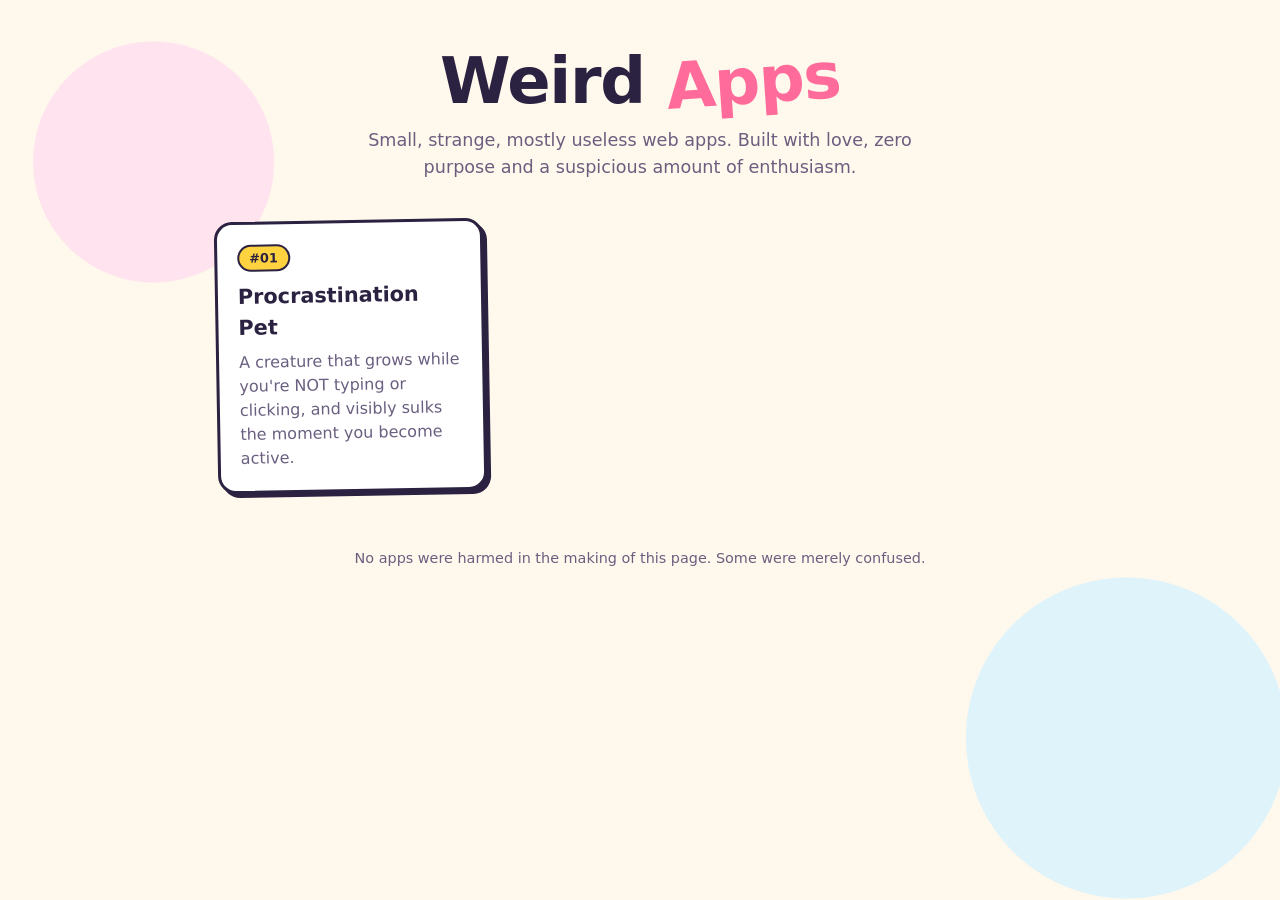
<file: index.html>
<!doctype html>
<html lang="en">
<head>
  <meta charset="utf-8">
  <meta name="viewport" content="width=device-width, initial-scale=1">
  <meta name="color-scheme" content="light">
  <meta name="description" content="A growing collection of small, weird, fun web apps with no real purpose beyond being delightful.">
  <title>Weird Apps</title>
  <link rel="icon" href="data:image/svg+xml,%3Csvg xmlns='http://www.w3.org/2000/svg' viewBox='0 0 100 100'%3E%3Ctext y='.9em' font-size='90'%3E%F0%9F%A5%9A%3C/text%3E%3C/svg%3E">
  <style>
    :root {
      --bg: #fff8ec;
      --ink: #2b2140;
      --muted: #6b5f80;
      --card: #ffffff;
      --accent: #ff6b9a;
      --accent-2: #5bc0eb;
      --accent-3: #ffd23f;
      --leaf: #3bb273;
      --shadow: 4px 4px 0 var(--ink);
      --radius: 18px;
      --font: "Trebuchet MS", "Segoe UI", system-ui, -apple-system, sans-serif;
    }

    * { box-sizing: border-box; }

    body {
      margin: 0;
      min-height: 100vh;
      background:
        radial-gradient(circle at 12% 18%, #ffe3ef 0 120px, transparent 121px),
        radial-gradient(circle at 88% 82%, #dff3fb 0 160px, transparent 161px),
        var(--bg);
      color: var(--ink);
      font-family: var(--font);
      line-height: 1.5;
    }

    .page {
      max-width: 880px;
      margin: 0 auto;
      padding: 48px 16px 64px;
    }

    header { text-align: center; margin-bottom: 40px; }

    h1 {
      font-size: clamp(2.4rem, 8vw, 4rem);
      margin: 0;
      letter-spacing: -0.02em;
      line-height: 1.05;
    }

    h1 .wobble {
      display: inline-block;
      color: var(--accent);
      transform: rotate(-4deg);
      animation: wobble 3.2s ease-in-out infinite;
    }

    .tagline {
      margin: 12px auto 0;
      max-width: 34rem;
      color: var(--muted);
      font-size: 1.1rem;
    }

    /* App list */
    .app-list {
      list-style: none;
      margin: 0;
      padding: 0;
      display: grid;
      grid-template-columns: repeat(auto-fill, minmax(240px, 1fr));
      gap: 20px;
    }

    .app-card a {
      display: block;
      height: 100%;
      padding: 20px;
      background: var(--card);
      color: inherit;
      text-decoration: none;
      border: 3px solid var(--ink);
      border-radius: var(--radius);
      box-shadow: var(--shadow);
      transition: transform 0.15s ease, box-shadow 0.15s ease;
    }

    .app-card:nth-child(3n+1) a { --tilt: -1deg; }
    .app-card:nth-child(3n+2) a { --tilt: 0.8deg; }
    .app-card:nth-child(3n) a   { --tilt: -0.4deg; }
    .app-card a { transform: rotate(var(--tilt, 0deg)); }

    .app-card a:hover,
    .app-card a:focus-visible {
      transform: rotate(0deg) translate(-2px, -3px);
      box-shadow: 7px 7px 0 var(--ink);
    }

    .app-card a:focus-visible,
    .reload:focus-visible {
      outline: 3px dashed var(--accent-2);
      outline-offset: 4px;
    }

    .app-id {
      display: inline-block;
      font-size: 0.8rem;
      font-weight: 700;
      padding: 2px 10px;
      border-radius: 999px;
      background: var(--accent-3);
      border: 2px solid var(--ink);
    }

    .app-card h2 { margin: 10px 0 6px; font-size: 1.3rem; }
    .app-card p { margin: 0; color: var(--muted); }

    /* Empty / error states */
    .state {
      text-align: center;
      padding: 32px 20px 40px;
      background: var(--card);
      border: 3px solid var(--ink);
      border-radius: var(--radius);
      box-shadow: var(--shadow);
      max-width: 560px;
      margin: 0 auto;
    }

    .state h2 { margin: 16px 0 8px; font-size: 1.6rem; }
    .state p { margin: 0 auto 8px; max-width: 28rem; color: var(--muted); }

    .nest {
      display: flex;
      justify-content: center;
      align-items: flex-end;
      gap: 6px;
      height: 110px;
      position: relative;
    }

    .egg {
      width: 54px;
      height: 70px;
      border: 3px solid var(--ink);
      border-radius: 50% 50% 46% 46% / 60% 60% 40% 40%;
      background: #fff;
      transform-origin: 50% 90%;
      animation: rattle 2.4s ease-in-out infinite;
      cursor: pointer;
      padding: 0;
      font: inherit;
    }
    .egg:nth-child(1) { background: #ffe3ef; animation-delay: 0.2s; }
    .egg:nth-child(2) { background: #fff3c4; width: 62px; height: 82px; animation-delay: 0.9s; }
    .egg:nth-child(3) { background: #dff3fb; animation-delay: 1.5s; }

    .egg:focus-visible { outline: 3px dashed var(--accent-2); outline-offset: 4px; }
    .egg.poked { animation: poke 0.5s ease-in-out; }

    .state .egg-reply {
      min-height: 1.5em;
      font-weight: 700;
      color: var(--accent);
      margin-top: 12px;
    }

    .count {
      display: inline-block;
      margin-top: 8px;
      font-size: 0.95rem;
      padding: 4px 12px;
      border: 2px dashed var(--muted);
      border-radius: 999px;
      color: var(--muted);
    }

    .reload {
      margin-top: 16px;
      font: inherit;
      font-weight: 700;
      padding: 10px 20px;
      border: 3px solid var(--ink);
      border-radius: 999px;
      background: var(--accent-3);
      color: var(--ink);
      box-shadow: 3px 3px 0 var(--ink);
      cursor: pointer;
    }
    .reload:active { transform: translate(2px, 2px); box-shadow: 1px 1px 0 var(--ink); }

    footer {
      text-align: center;
      margin-top: 56px;
      color: var(--muted);
      font-size: 0.9rem;
    }

    .visually-hidden {
      position: absolute;
      width: 1px; height: 1px;
      overflow: hidden;
      clip: rect(0 0 0 0);
      white-space: nowrap;
    }

    @keyframes wobble {
      0%, 100% { transform: rotate(-4deg); }
      50% { transform: rotate(3deg); }
    }

    @keyframes rattle {
      0%, 70%, 100% { transform: rotate(0deg); }
      75% { transform: rotate(-7deg); }
      80% { transform: rotate(6deg); }
      85% { transform: rotate(-4deg); }
      90% { transform: rotate(2deg); }
    }

    @keyframes poke {
      0% { transform: rotate(0) scale(1); }
      30% { transform: rotate(-14deg) scale(1.08); }
      60% { transform: rotate(10deg) scale(0.96); }
      100% { transform: rotate(0) scale(1); }
    }

    @media (prefers-reduced-motion: reduce) {
      *, *::before, *::after {
        animation: none !important;
        transition: none !important;
      }
    }
  </style>
</head>
<body>
  <div class="page">
    <header>
      <h1>Weird <span class="wobble">Apps</span></h1>
      <p class="tagline">Small, strange, mostly useless web apps. Built with love, zero purpose and a suspicious amount of enthusiasm.</p>
    </header>

    <main id="launcher" aria-live="polite">
      <p class="state" id="loading">Counting the weird apps&hellip;</p>
    </main>

    <footer>
      <p>No apps were harmed in the making of this page. Some were merely confused.</p>
    </footer>
  </div>

  <template id="app-card-template">
    <li class="app-card">
      <a>
        <span class="app-id"></span>
        <h2></h2>
        <p></p>
      </a>
    </li>
  </template>

  <template id="empty-template">
    <section class="state" aria-labelledby="empty-title">
      <div class="nest">
        <button type="button" class="egg"><span class="visually-hidden">Poke egg 1</span></button>
        <button type="button" class="egg"><span class="visually-hidden">Poke egg 2</span></button>
        <button type="button" class="egg"><span class="visually-hidden">Poke egg 3</span></button>
      </div>
      <h2 id="empty-title">The weird apps are still hatching</h2>
      <p>Nothing has cracked open yet. They're in there, wobbling, plotting something deeply unnecessary.</p>
      <p class="egg-reply" role="status"></p>
      <span class="count"></span>
    </section>
  </template>

  <template id="error-template">
    <section class="state" aria-labelledby="error-title">
      <div class="nest" aria-hidden="true">
        <span class="egg"></span>
      </div>
      <h2 id="error-title">The app list wandered off</h2>
      <p>We couldn't load the list of apps. It's probably napping somewhere warm.</p>
      <button type="button" class="reload">Go fetch it again</button>
    </section>
  </template>

  <script>
    (function () {
      "use strict";

      const APPS_URL = "apps.json";
      const launcher = document.getElementById("launcher");

      const EGG_REPLIES = [
        "Please do not tap the glass.",
        "Five more minutes.",
        "We are NOT ready.",
        "Rude. I was gestating.",
        "Something in here just said 'bread'.",
        "Shh. A duck is forming.",
        "Hatching is a process, okay?",
        "Come back when we're weirder."
      ];

      function folderFor(app) {
        return app.id + "-" + app.slug + "/";
      }

      function renderApps(apps) {
        const list = document.createElement("ul");
        list.className = "app-list";
        const template = document.getElementById("app-card-template");

        apps.forEach(function (app) {
          const card = template.content.cloneNode(true);
          const link = card.querySelector("a");
          link.href = folderFor(app);
          card.querySelector(".app-id").textContent = "#" + app.id;
          card.querySelector("h2").textContent = app.name;
          card.querySelector("p").textContent = app.idea;
          list.appendChild(card);
        });

        launcher.replaceChildren(list);
      }

      function renderEmpty(totalCount) {
        const state = document.getElementById("empty-template").content.cloneNode(true);
        const reply = state.querySelector(".egg-reply");
        const count = state.querySelector(".count");
        let lastIndex = -1;

        count.textContent = totalCount > 0
          ? totalCount + " ideas currently incubating"
          : "The nest is suspiciously quiet";

        state.querySelectorAll(".egg").forEach(function (egg) {
          egg.addEventListener("click", function () {
            let index;
            do {
              index = Math.floor(Math.random() * EGG_REPLIES.length);
            } while (index === lastIndex && EGG_REPLIES.length > 1);
            lastIndex = index;
            reply.textContent = EGG_REPLIES[index];

            egg.classList.remove("poked");
            void egg.offsetWidth; // restart the animation
            egg.classList.add("poked");
          });
        });

        launcher.replaceChildren(state);
      }

      function renderError() {
        const state = document.getElementById("error-template").content.cloneNode(true);
        state.querySelector(".reload").addEventListener("click", loadApps);
        launcher.replaceChildren(state);
      }

      function loadApps() {
        fetch(APPS_URL, { cache: "no-cache" })
          .then(function (response) {
            if (!response.ok) throw new Error("HTTP " + response.status);
            return response.json();
          })
          .then(function (apps) {
            if (!Array.isArray(apps)) throw new Error("apps.json is not a list");
            const live = apps.filter(function (app) {
              return app && app.status === "live" && app.id && app.slug && app.name;
            });
            if (live.length > 0) {
              renderApps(live);
            } else {
              renderEmpty(apps.length);
            }
          })
          .catch(function (error) {
            console.error("Could not load apps:", error);
            renderError();
          });
      }

      loadApps();
    })();
  </script>
</body>
</html>
</file>
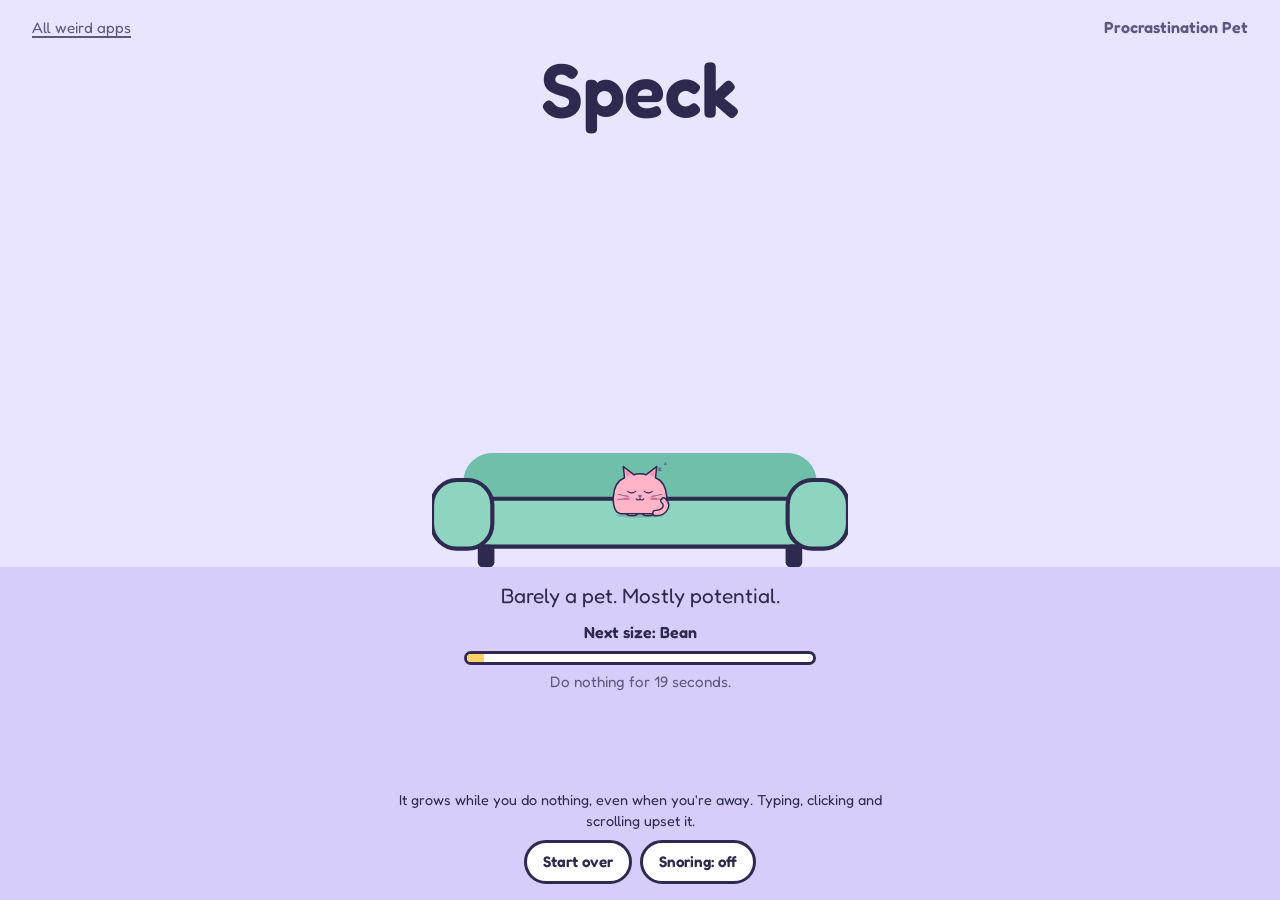
<file: 01-procrastination-pet/index.html>
<!doctype html>
<html lang="en">
<head>
  <meta charset="utf-8">
  <meta name="viewport" content="width=device-width, initial-scale=1">
  <meta name="color-scheme" content="light">
  <meta name="description" content="A napping cat that grows while you do absolutely nothing, and sulks when you don't.">
  <title>Procrastination Pet</title>
  <link rel="icon" href="data:image/svg+xml,%3Csvg xmlns='http://www.w3.org/2000/svg' viewBox='0 0 100 100'%3E%3Ctext y='.9em' font-size='90'%3E%F0%9F%9B%8B%EF%B8%8F%3C/text%3E%3C/svg%3E">
  <link rel="preconnect" href="https://fonts.googleapis.com">
  <link rel="preconnect" href="https://fonts.gstatic.com" crossorigin>
  <link rel="stylesheet" href="https://fonts.googleapis.com/css2?family=Fredoka:wght@400;600&display=swap">
  <link rel="stylesheet" href="style.css">
  <script src="snore.js" defer></script>
  <script src="app.js" defer></script>
</head>
<body>
  <header class="topbar">
    <a class="back-link" href="../">All weird apps</a>
    <h1 class="app-title">Procrastination Pet</h1>
  </header>

  <main class="room" id="room">
    <div class="wall-zone">
    <p class="stage-name" id="stage-name">Speck</p>

    <div class="scene">
      <p class="note" id="note" role="status" aria-live="polite" hidden></p>

      <div class="pet" id="pet">
        <svg class="rain" viewBox="0 0 120 90" aria-hidden="true">
          <g class="rain-cloud">
            <circle cx="38" cy="34" r="20" />
            <circle cx="62" cy="26" r="24" />
            <circle cx="86" cy="36" r="18" />
            <rect x="22" y="34" width="80" height="20" rx="10" />
          </g>
          <g class="rain-drops">
            <line x1="40" y1="62" x2="36" y2="74" />
            <line x1="60" y1="62" x2="56" y2="74" />
            <line x1="80" y1="62" x2="76" y2="74" />
          </g>
        </svg>

        <svg class="pet-body" id="pet-svg" viewBox="0 0 200 180" role="img"
             aria-labelledby="pet-label">
          <title id="pet-label">Your cat, a speck, napping happily.</title>
          <ellipse class="pet-shadow" cx="100" cy="174" rx="78" ry="7" />
          <g class="pet-breath">
            <!-- tail seen from behind (sulking), drawn under the body -->
            <g class="pet-back-tail">
              <path class="tail-outline" d="M160 150 C204 142 208 84 184 58" />
              <path class="tail-fill" d="M160 150 C204 142 208 84 184 58" />
            </g>
            <ellipse class="pet-paw" cx="74" cy="166" rx="18" ry="9" />
            <ellipse class="pet-paw" cx="126" cy="166" rx="18" ry="9" />
            <!-- body and head in one loaf, with ears -->
            <path class="pet-body-shape"
                  d="M40 168 C18 168 12 140 14 112 C16 80 30 60 50 52 L46 16 L80 42 C93 38 107 38 120 42 L154 16 L150 52 C170 60 184 80 186 112 C188 140 182 168 160 168 Z" />
            <path class="pet-inner-ear" d="M55 48 L53 28 L71 42 Z" />
            <path class="pet-inner-ear" d="M145 48 L147 28 L129 42 Z" />

            <g class="pet-face">
              <!-- curled tail wrapped around the front -->
              <path class="tail-outline" d="M150 166 C182 166 192 140 176 126" />
              <path class="tail-fill" d="M150 166 C182 166 192 140 176 126" />
              <ellipse class="pet-cheek" cx="58" cy="118" rx="12" ry="7" />
              <ellipse class="pet-cheek" cx="142" cy="118" rx="12" ry="7" />
              <path class="pet-line pet-eye-closed pet-eye-left" d="M60 96 Q73 106 86 96" />
              <path class="pet-line pet-eye-closed" d="M114 96 Q127 106 140 96" />
              <g class="pet-eye-open" id="pet-open-eye">
                <ellipse class="pet-eye-white" cx="73" cy="96" rx="13" ry="14" />
                <ellipse class="pet-pupil" cx="73" cy="96" rx="4.5" ry="8.5" />
              </g>
              <path class="pet-nose" d="M95 110 L105 110 L100 116 Z" />
              <path class="pet-line" d="M88 120 Q94 127 100 120 Q106 127 112 120" />
              <g class="pet-whiskers">
                <path d="M62 112 L30 106" /><path d="M62 120 L28 122" />
                <path d="M138 112 L170 106" /><path d="M138 120 L172 122" />
              </g>
            </g>

            <g class="pet-back">
              <path class="pet-line pet-stripe" d="M84 46 Q100 54 116 46" />
              <path class="pet-line pet-stripe" d="M74 66 Q100 78 126 66" />
              <path class="pet-line pet-stripe" d="M70 88 Q100 100 130 88" />
            </g>
          </g>
          <g class="zzz" aria-hidden="true">
            <text x="158" y="30">z</text>
            <text x="176" y="12">z</text>
          </g>
        </svg>
      </div>

      <svg class="couch" viewBox="0 0 400 110" aria-hidden="true">
        <rect class="couch-back" x="30" y="0" width="340" height="70" rx="28" />
        <rect class="couch-seat" x="20" y="44" width="360" height="46" rx="20" />
        <rect class="couch-arm" x="0" y="26" width="58" height="66" rx="24" />
        <rect class="couch-arm" x="342" y="26" width="58" height="66" rx="24" />
        <rect class="couch-leg" x="44" y="88" width="16" height="22" rx="5" />
        <rect class="couch-leg" x="340" y="88" width="16" height="22" rx="5" />
      </svg>
    </div>
    </div>

    <div class="floor-zone">
    <p class="caption" id="caption">Barely a pet. Mostly potential.</p>

    <div class="growth">
      <p class="growth-label" id="growth-label">Next size: Bean</p>
      <div class="growth-bar" id="growth-bar" role="progressbar" aria-labelledby="growth-label"
           aria-valuemin="0" aria-valuemax="100" aria-valuenow="0">
        <div class="growth-fill" id="growth-fill"></div>
      </div>
      <p class="growth-detail" id="growth-detail">Do nothing for 20 seconds.</p>
    </div>
    </div>
  </main>

  <footer class="footer">
    <p class="hint">It grows while you do nothing, even when you're away.
      Typing, clicking and scrolling upset it.</p>
    <div class="controls">
      <button type="button" class="control" id="start-over">Start over</button>
      <button type="button" class="control" id="snore-toggle" aria-pressed="false" hidden>
        Snoring: off
      </button>
    </div>
    <p class="best" id="best" hidden>Personal best: <strong id="best-stage"></strong></p>
  </footer>
</body>
</html>
</file>
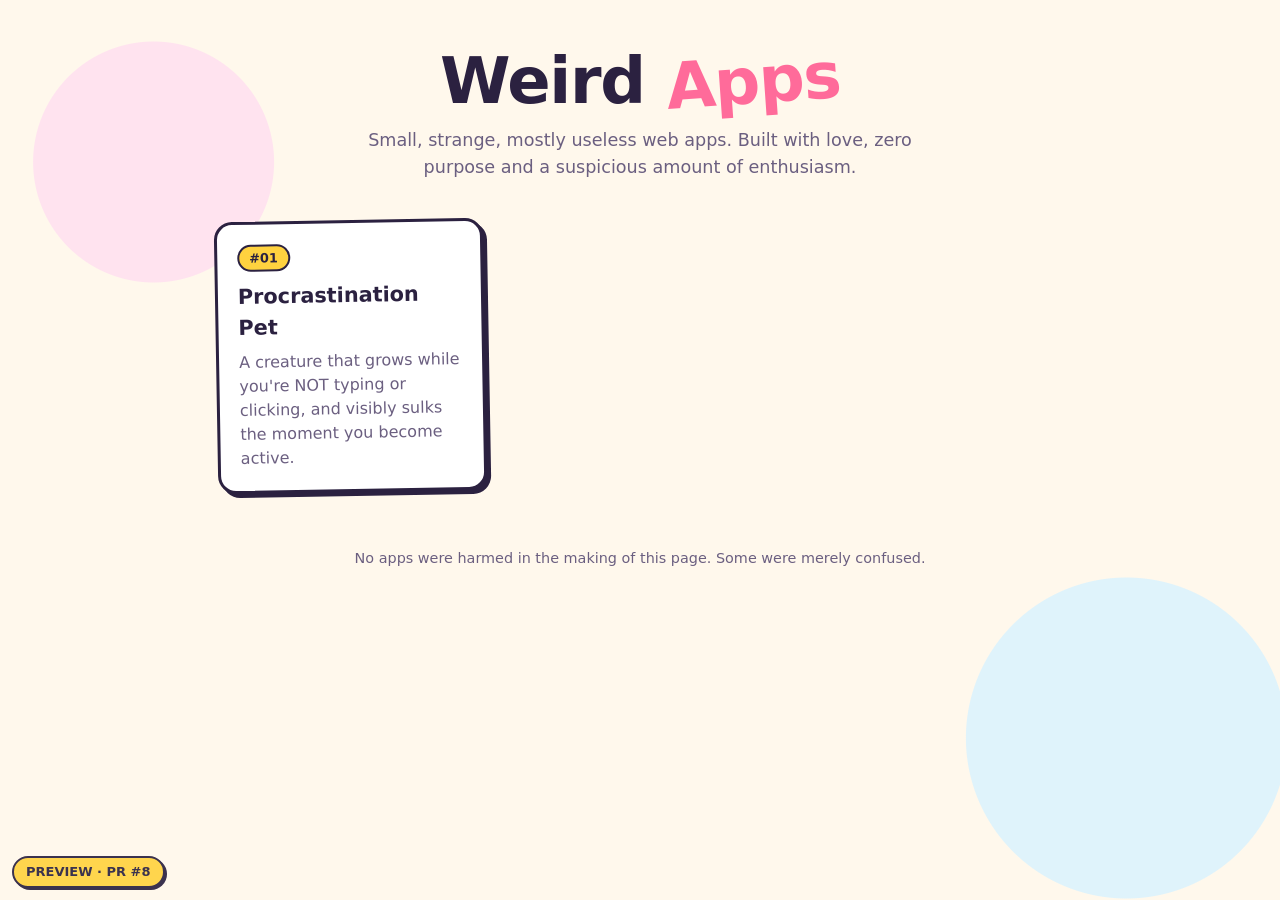
<file: pr-preview/pr-8/index.html>
<!doctype html>
<html lang="en">
<head>
  <meta charset="utf-8">
  <meta name="viewport" content="width=device-width, initial-scale=1">
  <meta name="color-scheme" content="light">
  <meta name="description" content="A growing collection of small, weird, fun web apps with no real purpose beyond being delightful.">
  <title>Weird Apps</title>
  <link rel="icon" href="data:image/svg+xml,%3Csvg xmlns='http://www.w3.org/2000/svg' viewBox='0 0 100 100'%3E%3Ctext y='.9em' font-size='90'%3E%F0%9F%A5%9A%3C/text%3E%3C/svg%3E">
  <style>
    :root {
      --bg: #fff8ec;
      --ink: #2b2140;
      --muted: #6b5f80;
      --card: #ffffff;
      --accent: #ff6b9a;
      --accent-2: #5bc0eb;
      --accent-3: #ffd23f;
      --leaf: #3bb273;
      --shadow: 4px 4px 0 var(--ink);
      --radius: 18px;
      --font: "Trebuchet MS", "Segoe UI", system-ui, -apple-system, sans-serif;
    }

    * { box-sizing: border-box; }

    body {
      margin: 0;
      min-height: 100vh;
      background:
        radial-gradient(circle at 12% 18%, #ffe3ef 0 120px, transparent 121px),
        radial-gradient(circle at 88% 82%, #dff3fb 0 160px, transparent 161px),
        var(--bg);
      color: var(--ink);
      font-family: var(--font);
      line-height: 1.5;
    }

    .page {
      max-width: 880px;
      margin: 0 auto;
      padding: 48px 16px 64px;
    }

    header { text-align: center; margin-bottom: 40px; }

    h1 {
      font-size: clamp(2.4rem, 8vw, 4rem);
      margin: 0;
      letter-spacing: -0.02em;
      line-height: 1.05;
    }

    h1 .wobble {
      display: inline-block;
      color: var(--accent);
      transform: rotate(-4deg);
      animation: wobble 3.2s ease-in-out infinite;
    }

    .tagline {
      margin: 12px auto 0;
      max-width: 34rem;
      color: var(--muted);
      font-size: 1.1rem;
    }

    /* App list */
    .app-list {
      list-style: none;
      margin: 0;
      padding: 0;
      display: grid;
      grid-template-columns: repeat(auto-fill, minmax(240px, 1fr));
      gap: 20px;
    }

    .app-card a {
      display: block;
      height: 100%;
      padding: 20px;
      background: var(--card);
      color: inherit;
      text-decoration: none;
      border: 3px solid var(--ink);
      border-radius: var(--radius);
      box-shadow: var(--shadow);
      transition: transform 0.15s ease, box-shadow 0.15s ease;
    }

    .app-card:nth-child(3n+1) a { --tilt: -1deg; }
    .app-card:nth-child(3n+2) a { --tilt: 0.8deg; }
    .app-card:nth-child(3n) a   { --tilt: -0.4deg; }
    .app-card a { transform: rotate(var(--tilt, 0deg)); }

    .app-card a:hover,
    .app-card a:focus-visible {
      transform: rotate(0deg) translate(-2px, -3px);
      box-shadow: 7px 7px 0 var(--ink);
    }

    .app-card a:focus-visible,
    .reload:focus-visible {
      outline: 3px dashed var(--accent-2);
      outline-offset: 4px;
    }

    .app-id {
      display: inline-block;
      font-size: 0.8rem;
      font-weight: 700;
      padding: 2px 10px;
      border-radius: 999px;
      background: var(--accent-3);
      border: 2px solid var(--ink);
    }

    .app-card h2 { margin: 10px 0 6px; font-size: 1.3rem; }
    .app-card p { margin: 0; color: var(--muted); }

    /* Empty / error states */
    .state {
      text-align: center;
      padding: 32px 20px 40px;
      background: var(--card);
      border: 3px solid var(--ink);
      border-radius: var(--radius);
      box-shadow: var(--shadow);
      max-width: 560px;
      margin: 0 auto;
    }

    .state h2 { margin: 16px 0 8px; font-size: 1.6rem; }
    .state p { margin: 0 auto 8px; max-width: 28rem; color: var(--muted); }

    .nest {
      display: flex;
      justify-content: center;
      align-items: flex-end;
      gap: 6px;
      height: 110px;
      position: relative;
    }

    .egg {
      width: 54px;
      height: 70px;
      border: 3px solid var(--ink);
      border-radius: 50% 50% 46% 46% / 60% 60% 40% 40%;
      background: #fff;
      transform-origin: 50% 90%;
      animation: rattle 2.4s ease-in-out infinite;
      cursor: pointer;
      padding: 0;
      font: inherit;
    }
    .egg:nth-child(1) { background: #ffe3ef; animation-delay: 0.2s; }
    .egg:nth-child(2) { background: #fff3c4; width: 62px; height: 82px; animation-delay: 0.9s; }
    .egg:nth-child(3) { background: #dff3fb; animation-delay: 1.5s; }

    .egg:focus-visible { outline: 3px dashed var(--accent-2); outline-offset: 4px; }
    .egg.poked { animation: poke 0.5s ease-in-out; }

    .state .egg-reply {
      min-height: 1.5em;
      font-weight: 700;
      color: var(--accent);
      margin-top: 12px;
    }

    .count {
      display: inline-block;
      margin-top: 8px;
      font-size: 0.95rem;
      padding: 4px 12px;
      border: 2px dashed var(--muted);
      border-radius: 999px;
      color: var(--muted);
    }

    .reload {
      margin-top: 16px;
      font: inherit;
      font-weight: 700;
      padding: 10px 20px;
      border: 3px solid var(--ink);
      border-radius: 999px;
      background: var(--accent-3);
      color: var(--ink);
      box-shadow: 3px 3px 0 var(--ink);
      cursor: pointer;
    }
    .reload:active { transform: translate(2px, 2px); box-shadow: 1px 1px 0 var(--ink); }

    footer {
      text-align: center;
      margin-top: 56px;
      color: var(--muted);
      font-size: 0.9rem;
    }

    .visually-hidden {
      position: absolute;
      width: 1px; height: 1px;
      overflow: hidden;
      clip: rect(0 0 0 0);
      white-space: nowrap;
    }

    @keyframes wobble {
      0%, 100% { transform: rotate(-4deg); }
      50% { transform: rotate(3deg); }
    }

    @keyframes rattle {
      0%, 70%, 100% { transform: rotate(0deg); }
      75% { transform: rotate(-7deg); }
      80% { transform: rotate(6deg); }
      85% { transform: rotate(-4deg); }
      90% { transform: rotate(2deg); }
    }

    @keyframes poke {
      0% { transform: rotate(0) scale(1); }
      30% { transform: rotate(-14deg) scale(1.08); }
      60% { transform: rotate(10deg) scale(0.96); }
      100% { transform: rotate(0) scale(1); }
    }

    @media (prefers-reduced-motion: reduce) {
      *, *::before, *::after {
        animation: none !important;
        transition: none !important;
      }
    }
  </style>
</head>
<body>
  <div class="page">
    <header>
      <h1>Weird <span class="wobble">Apps</span></h1>
      <p class="tagline">Small, strange, mostly useless web apps. Built with love, zero purpose and a suspicious amount of enthusiasm.</p>
    </header>

    <main id="launcher" aria-live="polite">
      <p class="state" id="loading">Counting the weird apps&hellip;</p>
    </main>

    <footer>
      <p>No apps were harmed in the making of this page. Some were merely confused.</p>
    </footer>
  </div>

  <template id="app-card-template">
    <li class="app-card">
      <a>
        <span class="app-id"></span>
        <h2></h2>
        <p></p>
      </a>
    </li>
  </template>

  <template id="empty-template">
    <section class="state" aria-labelledby="empty-title">
      <div class="nest">
        <button type="button" class="egg"><span class="visually-hidden">Poke egg 1</span></button>
        <button type="button" class="egg"><span class="visually-hidden">Poke egg 2</span></button>
        <button type="button" class="egg"><span class="visually-hidden">Poke egg 3</span></button>
      </div>
      <h2 id="empty-title">The weird apps are still hatching</h2>
      <p>Nothing has cracked open yet. They're in there, wobbling, plotting something deeply unnecessary.</p>
      <p class="egg-reply" role="status"></p>
      <span class="count"></span>
    </section>
  </template>

  <template id="error-template">
    <section class="state" aria-labelledby="error-title">
      <div class="nest" aria-hidden="true">
        <span class="egg"></span>
      </div>
      <h2 id="error-title">The app list wandered off</h2>
      <p>We couldn't load the list of apps. It's probably napping somewhere warm.</p>
      <button type="button" class="reload">Go fetch it again</button>
    </section>
  </template>

  <script>
    (function () {
      "use strict";

      const APPS_URL = "apps.json";
      const launcher = document.getElementById("launcher");

      const EGG_REPLIES = [
        "Please do not tap the glass.",
        "Five more minutes.",
        "We are NOT ready.",
        "Rude. I was gestating.",
        "Something in here just said 'bread'.",
        "Shh. A duck is forming.",
        "Hatching is a process, okay?",
        "Come back when we're weirder."
      ];

      function folderFor(app) {
        return app.id + "-" + app.slug + "/";
      }

      function renderApps(apps) {
        const list = document.createElement("ul");
        list.className = "app-list";
        const template = document.getElementById("app-card-template");

        apps.forEach(function (app) {
          const card = template.content.cloneNode(true);
          const link = card.querySelector("a");
          link.href = folderFor(app);
          card.querySelector(".app-id").textContent = "#" + app.id;
          card.querySelector("h2").textContent = app.name;
          card.querySelector("p").textContent = app.idea;
          list.appendChild(card);
        });

        launcher.replaceChildren(list);
      }

      function renderEmpty(totalCount) {
        const state = document.getElementById("empty-template").content.cloneNode(true);
        const reply = state.querySelector(".egg-reply");
        const count = state.querySelector(".count");
        let lastIndex = -1;

        count.textContent = totalCount > 0
          ? totalCount + " ideas currently incubating"
          : "The nest is suspiciously quiet";

        state.querySelectorAll(".egg").forEach(function (egg) {
          egg.addEventListener("click", function () {
            let index;
            do {
              index = Math.floor(Math.random() * EGG_REPLIES.length);
            } while (index === lastIndex && EGG_REPLIES.length > 1);
            lastIndex = index;
            reply.textContent = EGG_REPLIES[index];

            egg.classList.remove("poked");
            void egg.offsetWidth; // restart the animation
            egg.classList.add("poked");
          });
        });

        launcher.replaceChildren(state);
      }

      function renderError() {
        const state = document.getElementById("error-template").content.cloneNode(true);
        state.querySelector(".reload").addEventListener("click", loadApps);
        launcher.replaceChildren(state);
      }

      function loadApps() {
        fetch(APPS_URL, { cache: "no-cache" })
          .then(function (response) {
            if (!response.ok) throw new Error("HTTP " + response.status);
            return response.json();
          })
          .then(function (apps) {
            if (!Array.isArray(apps)) throw new Error("apps.json is not a list");
            const live = apps.filter(function (app) {
              return app && app.status === "live" && app.id && app.slug && app.name;
            });
            if (live.length > 0) {
              renderApps(live);
            } else {
              renderEmpty(apps.length);
            }
          })
          .catch(function (error) {
            console.error("Could not load apps:", error);
            renderError();
          });
      }

      loadApps();
    })();
  </script>
<div id="pr-preview-ribbon" role="note" style="position:fixed;left:12px;bottom:12px;z-index:2147483647; padding:6px 12px;border:2px solid #2b2140;border-radius:999px; background:#ffd23f;color:#2b2140;box-shadow:2px 2px 0 #2b2140; font:700 13px/1.2 system-ui,sans-serif;opacity:.92; pointer-events:none">PREVIEW · PR #8</div>
</body>
</html>
</file>
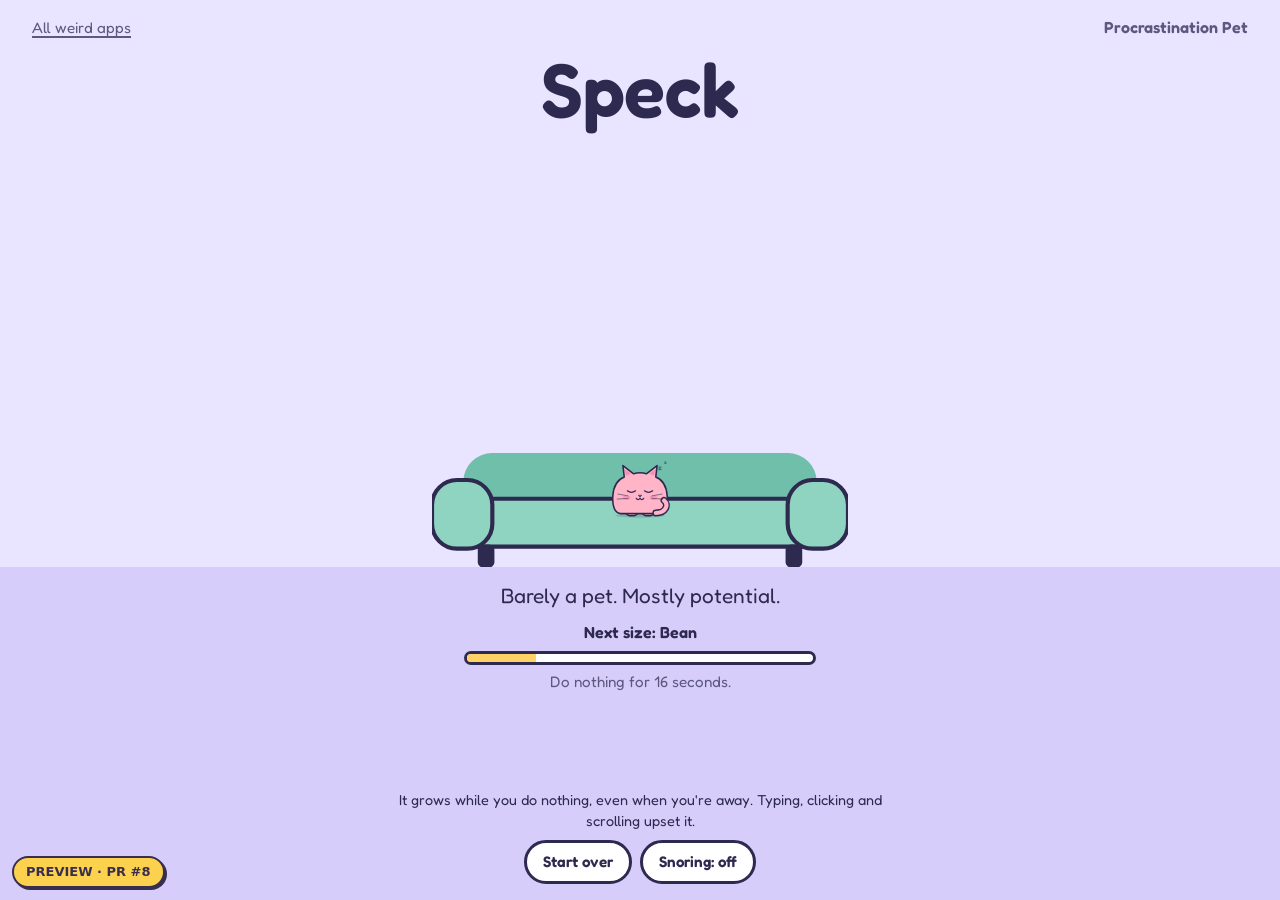
<file: pr-preview/pr-8/01-procrastination-pet/index.html>
<!doctype html>
<html lang="en">
<head>
  <meta charset="utf-8">
  <meta name="viewport" content="width=device-width, initial-scale=1">
  <meta name="color-scheme" content="light">
  <meta name="description" content="A napping cat that grows while you do absolutely nothing, and sulks when you don't.">
  <title>Procrastination Pet</title>
  <link rel="icon" href="data:image/svg+xml,%3Csvg xmlns='http://www.w3.org/2000/svg' viewBox='0 0 100 100'%3E%3Ctext y='.9em' font-size='90'%3E%F0%9F%9B%8B%EF%B8%8F%3C/text%3E%3C/svg%3E">
  <link rel="preconnect" href="https://fonts.googleapis.com">
  <link rel="preconnect" href="https://fonts.gstatic.com" crossorigin>
  <link rel="stylesheet" href="https://fonts.googleapis.com/css2?family=Fredoka:wght@400;600&display=swap">
  <link rel="stylesheet" href="style.css">
  <script src="snore.js" defer></script>
  <script src="app.js" defer></script>
</head>
<body>
  <header class="topbar">
    <a class="back-link" href="../">All weird apps</a>
    <h1 class="app-title">Procrastination Pet</h1>
  </header>

  <main class="room" id="room">
    <div class="wall-zone">
    <p class="stage-name" id="stage-name">Speck</p>

    <div class="scene">
      <p class="note" id="note" role="status" aria-live="polite" hidden></p>

      <div class="pet" id="pet">
        <svg class="rain" viewBox="0 0 120 90" aria-hidden="true">
          <g class="rain-cloud">
            <circle cx="38" cy="34" r="20" />
            <circle cx="62" cy="26" r="24" />
            <circle cx="86" cy="36" r="18" />
            <rect x="22" y="34" width="80" height="20" rx="10" />
          </g>
          <g class="rain-drops">
            <line x1="40" y1="62" x2="36" y2="74" />
            <line x1="60" y1="62" x2="56" y2="74" />
            <line x1="80" y1="62" x2="76" y2="74" />
          </g>
        </svg>

        <svg class="pet-body" id="pet-svg" viewBox="0 0 200 180" role="img"
             aria-labelledby="pet-label">
          <title id="pet-label">Your cat, a speck, napping happily.</title>
          <ellipse class="pet-shadow" cx="100" cy="174" rx="78" ry="7" />
          <g class="pet-breath">
            <!-- tail seen from behind (sulking), drawn under the body -->
            <g class="pet-back-tail">
              <path class="tail-outline" d="M160 150 C204 142 208 84 184 58" />
              <path class="tail-fill" d="M160 150 C204 142 208 84 184 58" />
            </g>
            <ellipse class="pet-paw" cx="74" cy="166" rx="18" ry="9" />
            <ellipse class="pet-paw" cx="126" cy="166" rx="18" ry="9" />
            <!-- body and head in one loaf, with ears -->
            <path class="pet-body-shape"
                  d="M40 168 C18 168 12 140 14 112 C16 80 30 60 50 52 L46 16 L80 42 C93 38 107 38 120 42 L154 16 L150 52 C170 60 184 80 186 112 C188 140 182 168 160 168 Z" />
            <path class="pet-inner-ear" d="M55 48 L53 28 L71 42 Z" />
            <path class="pet-inner-ear" d="M145 48 L147 28 L129 42 Z" />

            <g class="pet-face">
              <!-- curled tail wrapped around the front -->
              <path class="tail-outline" d="M150 166 C182 166 192 140 176 126" />
              <path class="tail-fill" d="M150 166 C182 166 192 140 176 126" />
              <ellipse class="pet-cheek" cx="58" cy="118" rx="12" ry="7" />
              <ellipse class="pet-cheek" cx="142" cy="118" rx="12" ry="7" />
              <path class="pet-line pet-eye-closed pet-eye-left" d="M60 96 Q73 106 86 96" />
              <path class="pet-line pet-eye-closed" d="M114 96 Q127 106 140 96" />
              <g class="pet-eye-open" id="pet-open-eye">
                <ellipse class="pet-eye-white" cx="73" cy="96" rx="13" ry="14" />
                <ellipse class="pet-pupil" cx="73" cy="96" rx="4.5" ry="8.5" />
              </g>
              <path class="pet-nose" d="M95 110 L105 110 L100 116 Z" />
              <path class="pet-line" d="M88 120 Q94 127 100 120 Q106 127 112 120" />
              <g class="pet-whiskers">
                <path d="M62 112 L30 106" /><path d="M62 120 L28 122" />
                <path d="M138 112 L170 106" /><path d="M138 120 L172 122" />
              </g>
            </g>

            <g class="pet-back">
              <path class="pet-line pet-stripe" d="M84 46 Q100 54 116 46" />
              <path class="pet-line pet-stripe" d="M74 66 Q100 78 126 66" />
              <path class="pet-line pet-stripe" d="M70 88 Q100 100 130 88" />
            </g>
          </g>
          <g class="zzz" aria-hidden="true">
            <text x="158" y="30">z</text>
            <text x="176" y="12">z</text>
          </g>
        </svg>
      </div>

      <svg class="couch" viewBox="0 0 400 110" aria-hidden="true">
        <rect class="couch-back" x="30" y="0" width="340" height="70" rx="28" />
        <rect class="couch-seat" x="20" y="44" width="360" height="46" rx="20" />
        <rect class="couch-arm" x="0" y="26" width="58" height="66" rx="24" />
        <rect class="couch-arm" x="342" y="26" width="58" height="66" rx="24" />
        <rect class="couch-leg" x="44" y="88" width="16" height="22" rx="5" />
        <rect class="couch-leg" x="340" y="88" width="16" height="22" rx="5" />
      </svg>
    </div>
    </div>

    <div class="floor-zone">
    <p class="caption" id="caption">Barely a pet. Mostly potential.</p>

    <div class="growth">
      <p class="growth-label" id="growth-label">Next size: Bean</p>
      <div class="growth-bar" id="growth-bar" role="progressbar" aria-labelledby="growth-label"
           aria-valuemin="0" aria-valuemax="100" aria-valuenow="0">
        <div class="growth-fill" id="growth-fill"></div>
      </div>
      <p class="growth-detail" id="growth-detail">Do nothing for 20 seconds.</p>
    </div>
    </div>
  </main>

  <footer class="footer">
    <p class="hint">It grows while you do nothing, even when you're away.
      Typing, clicking and scrolling upset it.</p>
    <div class="controls">
      <button type="button" class="control" id="start-over">Start over</button>
      <button type="button" class="control" id="snore-toggle" aria-pressed="false" hidden>
        Snoring: off
      </button>
    </div>
    <p class="best" id="best" hidden>Personal best: <strong id="best-stage"></strong></p>
  </footer>
<div id="pr-preview-ribbon" role="note" style="position:fixed;left:12px;bottom:12px;z-index:2147483647; padding:6px 12px;border:2px solid #2b2140;border-radius:999px; background:#ffd23f;color:#2b2140;box-shadow:2px 2px 0 #2b2140; font:700 13px/1.2 system-ui,sans-serif;opacity:.92; pointer-events:none">PREVIEW · PR #8</div>
</body>
</html>
</file>
<file: 01-procrastination-pet/style.css>
:root {
  --wall: #e9e4ff;
  --wall-sulk: #d9d7e4;
  --floor: #d6cdfa;
  --floor-sulk: #c6c3d6;
  --couch: #8fd3c1;
  --couch-shade: #6fbfab;
  --pet: #ffb4c8;
  --pet-cheek: #f48fb1;
  --ink: #2e2a4f;
  --ink-soft: #5d5880;
  --cloud: #9aa3b8;
  --rain: #6f86b5;
  --sun: #ffd166;
  --paper: #ffffff;

  --font: "Fredoka", "Trebuchet MS", "Segoe UI", system-ui, sans-serif;
  /* The scene takes the height the rest of the page leaves over. */
  --scene-h: clamp(180px, calc(100vh - 440px), 440px);
  /* At full size the pet plus its rain cloud is about 1.8x this, which must fit
     in the scene above the couch seat. */
  --pet-base: min(34vw, 200px, calc(var(--scene-h) * 0.4));
  --pet-scale: 0.35;
}

* { box-sizing: border-box; }

body {
  margin: 0;
  min-height: 100vh;
  min-height: 100dvh;
  display: flex;
  flex-direction: column;
  background: var(--floor);
  color: var(--ink);
  font-family: var(--font);
  font-size: 1rem;
  line-height: 1.45;
  overflow-x: clip;
}

body,
.topbar,
.wall-zone,
.floor-zone { transition: background-color 0.6s ease; }

/* The sulk dims the whole room. */
body.is-sulking {
  --wall: var(--wall-sulk);
  --floor: var(--floor-sulk);
}

/* ---------- top bar ---------- */

.topbar {
  display: flex;
  align-items: baseline;
  justify-content: space-between;
  gap: 1rem;
  padding: 16px clamp(16px, 4vw, 32px) 0;
  background: var(--wall);
}

.app-title {
  margin: 0;
  font-size: 1rem;
  font-weight: 600;
  color: var(--ink-soft);
}

.back-link {
  color: var(--ink-soft);
  font-size: 0.95rem;
  text-decoration-thickness: 2px;
  text-underline-offset: 3px;
}

.back-link:hover { color: var(--ink); }

/* ---------- room ---------- */

.room {
  flex: 1;
  display: flex;
  flex-direction: column;
  text-align: center;
}

.wall-zone,
.floor-zone {
  display: flex;
  flex-direction: column;
  align-items: center;
  padding: 0 16px;
}

.wall-zone {
  padding-top: 8px;
  background: var(--wall);
}

.floor-zone {
  flex: 1;
  background: var(--floor);
}

.stage-name {
  margin: 0.25rem 0 0;
  font-size: clamp(2.2rem, 10vw, 4.75rem);
  font-weight: 600;
  line-height: 1;
  letter-spacing: -0.01em;
}

.stage-name.is-new { animation: stage-pop 0.7s ease; }

/* Sized by its width, so the pet can be seated relative to the couch (cqw). */
@supports (height: 100dvh) {
  :root { --scene-h: clamp(180px, calc(100dvh - 440px), 440px); }
}

.scene {
  container-type: inline-size;
  position: relative;
  width: min(100%, 26rem);
  height: var(--scene-h);
  display: flex;
  flex-direction: column;
  justify-content: flex-end;
  align-items: center;
}

/* ---------- speech note ---------- */

.note {
  position: absolute;
  top: 4px;
  right: 0;
  z-index: 3;
  width: max-content;
  max-width: min(15rem, 62%);
  margin: 0;
  padding: 10px 16px;
  background: var(--paper);
  border: 3px solid var(--ink);
  border-radius: 20px;
  font-size: 1.05rem;
  font-weight: 600;
  text-align: left;
  animation: note-in 0.25s ease-out;
}

.note::after {
  content: "";
  position: absolute;
  bottom: -11px;
  left: 22px;
  width: 18px;
  height: 18px;
  background: var(--paper);
  border-right: 3px solid var(--ink);
  border-bottom: 3px solid var(--ink);
  transform: rotate(45deg);
}

/* ---------- pet ---------- */

/* Seated on the cushion: the couch is 27.5cqw tall and its seat top is ~15cqw up. */
.pet {
  position: absolute;
  left: 50%;
  bottom: 12cqw;
  z-index: 2;
  width: var(--pet-base);
  margin-left: calc(var(--pet-base) / -2);
  transform: scale(var(--pet-scale));
  transform-origin: 50% 100%;
  transition: transform 1.2s cubic-bezier(0.34, 1.4, 0.64, 1);
}

.pet-body {
  display: block;
  width: 100%;
  height: auto;
  overflow: visible;
  transform-origin: 50% 100%;
}

/* Each fidget during a sulk costs growth: a quick deflating squish. */
.pet.is-deflating .pet-body { animation: deflate 0.45s ease-out; }

.pet-shadow { fill: rgba(46, 42, 79, 0.18); }

.pet-body-shape,
.pet-paw {
  fill: var(--pet);
  stroke: var(--ink);
  stroke-width: 5;
  stroke-linejoin: round;
}

.pet-inner-ear { fill: var(--pet-cheek); }
.pet-cheek { fill: var(--pet-cheek); opacity: 0.8; }
.pet-nose { fill: var(--pet-cheek); stroke: var(--ink); stroke-width: 2.5; stroke-linejoin: round; }

/* The tail: a thick ink stroke with a narrower pink stroke on top. */
.tail-outline,
.tail-fill { fill: none; stroke-linecap: round; }
.tail-outline { stroke: var(--ink); stroke-width: 22; }
.tail-fill { stroke: var(--pet); stroke-width: 13; }

.pet-line,
.pet-whiskers path {
  fill: none;
  stroke: var(--ink);
  stroke-width: 4;
  stroke-linecap: round;
}

.pet-whiskers path { stroke-width: 2.5; opacity: 0.7; }

.pet-eye-white { fill: var(--paper); stroke: var(--ink); stroke-width: 4; }
.pet-pupil {
  fill: var(--ink);
  transform: translate(var(--look-x, 0px), var(--look-y, 0px));
  transition: transform 0.12s ease-out;
}

.pet-breath {
  transform-box: fill-box;
  transform-origin: 50% 100%;
  animation: breathe 3.6s ease-in-out infinite;
}

/* Napping z's: one slow drift, hidden whenever it's disturbed or watching. */
.zzz text {
  fill: var(--ink-soft);
  font-family: var(--font);
  font-weight: 600;
  font-size: 22px;
  animation: drift 3.6s ease-in-out infinite;
}
.zzz text:nth-child(2) { font-size: 16px; animation-delay: 1.8s; }

.pet-face,
.pet-inner-ear,
.pet-back,
.pet-back-tail,
.pet-paw,
.zzz,
.pet-eye-open,
.pet-eye-left { transition: opacity 0.25s ease; }

.pet-back,
.pet-back-tail,
.pet-eye-open { opacity: 0; }

/* Cursor moving: one eye opens and follows it. */
.pet.is-side-eye .pet-eye-open { opacity: 1; }
.pet.is-side-eye .pet-eye-left,
.pet.is-side-eye .zzz { opacity: 0; }

/* The sulk: back turned (ears, stripes, tail up), rain cloud, room dims. */
.pet.is-sulking .pet-face,
.pet.is-sulking .pet-inner-ear,
.pet.is-sulking .pet-paw,
.pet.is-sulking .zzz { opacity: 0; }
.pet.is-sulking .pet-back,
.pet.is-sulking .pet-back-tail { opacity: 1; }
.pet.is-sulking .pet-breath { animation: huff 0.9s ease-in-out infinite; }

.rain {
  position: absolute;
  left: 50%;
  bottom: 92%;
  width: 62%;
  opacity: 0;
  transform: translate(-50%, 12px);
  transition: opacity 0.3s ease, transform 0.3s ease;
  pointer-events: none;
}

.rain-cloud { fill: var(--cloud); }

.rain-drops line {
  stroke: var(--rain);
  stroke-width: 4;
  stroke-linecap: round;
  animation: drip 0.8s linear infinite;
}

.rain-drops line:nth-child(2) { animation-delay: 0.27s; }
.rain-drops line:nth-child(3) { animation-delay: 0.53s; }

.pet.is-sulking .rain { opacity: 1; transform: translate(-50%, 0); }

/* ---------- couch ---------- */

.couch {
  position: relative;
  z-index: 1;
  display: block;
  width: 100%;
  height: auto;
}

.couch-back { fill: var(--couch-shade); }
.couch-seat,
.couch-arm { fill: var(--couch); stroke: var(--ink); stroke-width: 4; }
.couch-leg { fill: var(--ink); }

/* ---------- caption and growth ---------- */

.caption {
  max-width: 30rem;
  margin: 14px 0 10px;
  font-size: clamp(1.1rem, 4vw, 1.3rem);
}

.growth {
  width: min(100%, 22rem);
  margin-bottom: 8px;
}

.growth-label,
.growth-detail { margin: 0; }

.growth-label { font-weight: 600; }

.growth-detail {
  font-size: 0.95rem;
  color: var(--ink-soft);
}

.growth-bar {
  height: 14px;
  margin: 6px 0;
  background: var(--paper);
  border: 3px solid var(--ink);
  border-radius: 999px;
  overflow: hidden;
}

.growth-fill {
  width: 0%;
  height: 100%;
  background: var(--sun);
  transition: width 0.4s linear;
}

body.is-sulking .growth-fill { background: var(--cloud); }

/* ---------- footer ---------- */

.footer {
  padding: 8px 16px 16px;
  text-align: center;
}

.hint {
  max-width: 32rem;
  margin: 0 auto 8px;
  font-size: 0.9rem;
  color: var(--ink);
}

.controls {
  display: flex;
  flex-wrap: wrap;
  justify-content: center;
  gap: 8px;
}

.control {
  font: inherit;
  font-size: 0.95rem;
  font-weight: 600;
  padding: 8px 16px;
  color: var(--ink);
  background: var(--paper);
  border: 3px solid var(--ink);
  border-radius: 999px;
  cursor: pointer;
}

.control:hover { background: var(--wall); }
.control:active { transform: translateY(1px); }
.control[aria-pressed="true"] { background: var(--sun); }

.best {
  margin: 6px 0 0;
  font-size: 0.9rem;
  color: var(--ink-soft);
}

:focus-visible {
  outline: 3px dashed var(--ink);
  outline-offset: 4px;
}

/* ---------- animations ---------- */

@keyframes breathe {
  0%, 100% { transform: scale(1, 1); }
  50% { transform: scale(1.03, 0.97); }
}

@keyframes deflate {
  0% { transform: scale(1, 1); }
  35% { transform: scale(0.86, 0.8); }
  70% { transform: scale(1.03, 0.97); }
  100% { transform: scale(1, 1); }
}

@keyframes huff {
  0%, 100% { transform: scale(1, 1) rotate(0deg); }
  50% { transform: scale(0.97, 1.02) rotate(-1.5deg); }
}

@keyframes drift {
  0% { transform: translate(0, 6px); opacity: 0; }
  40% { opacity: 1; }
  100% { transform: translate(6px, -10px); opacity: 0; }
}

@keyframes drip {
  from { transform: translateY(-6px); opacity: 0; }
  30% { opacity: 1; }
  to { transform: translateY(14px); opacity: 0; }
}

@keyframes note-in {
  from { transform: translateY(6px); opacity: 0; }
  to { transform: translateY(0); opacity: 1; }
}

@keyframes stage-pop {
  0% { transform: scale(1); }
  40% { transform: scale(1.12); }
  100% { transform: scale(1); }
}

/* Short screens (small phones): tighten spacing so nothing needs scrolling,
   since scrolling upsets the pet. */
@media (max-height: 620px) {
  .caption { margin: 8px 0 6px; font-size: 1.05rem; }
  .growth-bar { margin: 4px 0; }
  .hint { font-size: 0.85rem; margin-bottom: 6px; }
  .footer { padding: 4px 16px 10px; }
  .control { padding: 6px 14px; }
}

@media (prefers-reduced-motion: reduce) {
  *, *::before, *::after {
    animation: none !important;
    transition: none !important;
  }
}
</file>
<file: pr-preview/pr-8/01-procrastination-pet/style.css>
:root {
  --wall: #e9e4ff;
  --wall-sulk: #d9d7e4;
  --floor: #d6cdfa;
  --floor-sulk: #c6c3d6;
  --couch: #8fd3c1;
  --couch-shade: #6fbfab;
  --pet: #ffb4c8;
  --pet-cheek: #f48fb1;
  --ink: #2e2a4f;
  --ink-soft: #5d5880;
  --cloud: #9aa3b8;
  --rain: #6f86b5;
  --sun: #ffd166;
  --paper: #ffffff;

  --font: "Fredoka", "Trebuchet MS", "Segoe UI", system-ui, sans-serif;
  /* The scene takes the height the rest of the page leaves over. */
  --scene-h: clamp(180px, calc(100vh - 440px), 440px);
  /* At full size the pet plus its rain cloud is about 1.8x this, which must fit
     in the scene above the couch seat. */
  --pet-base: min(34vw, 200px, calc(var(--scene-h) * 0.4));
  --pet-scale: 0.35;
}

* { box-sizing: border-box; }

body {
  margin: 0;
  min-height: 100vh;
  min-height: 100dvh;
  display: flex;
  flex-direction: column;
  background: var(--floor);
  color: var(--ink);
  font-family: var(--font);
  font-size: 1rem;
  line-height: 1.45;
  overflow-x: clip;
}

body,
.topbar,
.wall-zone,
.floor-zone { transition: background-color 0.6s ease; }

/* The sulk dims the whole room. */
body.is-sulking {
  --wall: var(--wall-sulk);
  --floor: var(--floor-sulk);
}

/* ---------- top bar ---------- */

.topbar {
  display: flex;
  align-items: baseline;
  justify-content: space-between;
  gap: 1rem;
  padding: 16px clamp(16px, 4vw, 32px) 0;
  background: var(--wall);
}

.app-title {
  margin: 0;
  font-size: 1rem;
  font-weight: 600;
  color: var(--ink-soft);
}

.back-link {
  color: var(--ink-soft);
  font-size: 0.95rem;
  text-decoration-thickness: 2px;
  text-underline-offset: 3px;
}

.back-link:hover { color: var(--ink); }

/* ---------- room ---------- */

.room {
  flex: 1;
  display: flex;
  flex-direction: column;
  text-align: center;
}

.wall-zone,
.floor-zone {
  display: flex;
  flex-direction: column;
  align-items: center;
  padding: 0 16px;
}

.wall-zone {
  padding-top: 8px;
  background: var(--wall);
}

.floor-zone {
  flex: 1;
  background: var(--floor);
}

.stage-name {
  margin: 0.25rem 0 0;
  font-size: clamp(2.2rem, 10vw, 4.75rem);
  font-weight: 600;
  line-height: 1;
  letter-spacing: -0.01em;
}

.stage-name.is-new { animation: stage-pop 0.7s ease; }

/* Sized by its width, so the pet can be seated relative to the couch (cqw). */
@supports (height: 100dvh) {
  :root { --scene-h: clamp(180px, calc(100dvh - 440px), 440px); }
}

.scene {
  container-type: inline-size;
  position: relative;
  width: min(100%, 26rem);
  height: var(--scene-h);
  display: flex;
  flex-direction: column;
  justify-content: flex-end;
  align-items: center;
}

/* ---------- speech note ---------- */

.note {
  position: absolute;
  top: 4px;
  right: 0;
  z-index: 3;
  width: max-content;
  max-width: min(15rem, 62%);
  margin: 0;
  padding: 10px 16px;
  background: var(--paper);
  border: 3px solid var(--ink);
  border-radius: 20px;
  font-size: 1.05rem;
  font-weight: 600;
  text-align: left;
  animation: note-in 0.25s ease-out;
}

.note::after {
  content: "";
  position: absolute;
  bottom: -11px;
  left: 22px;
  width: 18px;
  height: 18px;
  background: var(--paper);
  border-right: 3px solid var(--ink);
  border-bottom: 3px solid var(--ink);
  transform: rotate(45deg);
}

/* ---------- pet ---------- */

/* Seated on the cushion: the couch is 27.5cqw tall and its seat top is ~15cqw up. */
.pet {
  position: absolute;
  left: 50%;
  bottom: 12cqw;
  z-index: 2;
  width: var(--pet-base);
  margin-left: calc(var(--pet-base) / -2);
  transform: scale(var(--pet-scale));
  transform-origin: 50% 100%;
  transition: transform 1.2s cubic-bezier(0.34, 1.4, 0.64, 1);
}

.pet-body {
  display: block;
  width: 100%;
  height: auto;
  overflow: visible;
  transform-origin: 50% 100%;
}

/* Each fidget during a sulk costs growth: a quick deflating squish. */
.pet.is-deflating .pet-body { animation: deflate 0.45s ease-out; }

.pet-shadow { fill: rgba(46, 42, 79, 0.18); }

.pet-body-shape,
.pet-paw {
  fill: var(--pet);
  stroke: var(--ink);
  stroke-width: 5;
  stroke-linejoin: round;
}

.pet-inner-ear { fill: var(--pet-cheek); }
.pet-cheek { fill: var(--pet-cheek); opacity: 0.8; }
.pet-nose { fill: var(--pet-cheek); stroke: var(--ink); stroke-width: 2.5; stroke-linejoin: round; }

/* The tail: a thick ink stroke with a narrower pink stroke on top. */
.tail-outline,
.tail-fill { fill: none; stroke-linecap: round; }
.tail-outline { stroke: var(--ink); stroke-width: 22; }
.tail-fill { stroke: var(--pet); stroke-width: 13; }

.pet-line,
.pet-whiskers path {
  fill: none;
  stroke: var(--ink);
  stroke-width: 4;
  stroke-linecap: round;
}

.pet-whiskers path { stroke-width: 2.5; opacity: 0.7; }

.pet-eye-white { fill: var(--paper); stroke: var(--ink); stroke-width: 4; }
.pet-pupil {
  fill: var(--ink);
  transform: translate(var(--look-x, 0px), var(--look-y, 0px));
  transition: transform 0.12s ease-out;
}

.pet-breath {
  transform-box: fill-box;
  transform-origin: 50% 100%;
  animation: breathe 3.6s ease-in-out infinite;
}

/* Napping z's: one slow drift, hidden whenever it's disturbed or watching. */
.zzz text {
  fill: var(--ink-soft);
  font-family: var(--font);
  font-weight: 600;
  font-size: 22px;
  animation: drift 3.6s ease-in-out infinite;
}
.zzz text:nth-child(2) { font-size: 16px; animation-delay: 1.8s; }

.pet-face,
.pet-inner-ear,
.pet-back,
.pet-back-tail,
.pet-paw,
.zzz,
.pet-eye-open,
.pet-eye-left { transition: opacity 0.25s ease; }

.pet-back,
.pet-back-tail,
.pet-eye-open { opacity: 0; }

/* Cursor moving: one eye opens and follows it. */
.pet.is-side-eye .pet-eye-open { opacity: 1; }
.pet.is-side-eye .pet-eye-left,
.pet.is-side-eye .zzz { opacity: 0; }

/* The sulk: back turned (ears, stripes, tail up), rain cloud, room dims. */
.pet.is-sulking .pet-face,
.pet.is-sulking .pet-inner-ear,
.pet.is-sulking .pet-paw,
.pet.is-sulking .zzz { opacity: 0; }
.pet.is-sulking .pet-back,
.pet.is-sulking .pet-back-tail { opacity: 1; }
.pet.is-sulking .pet-breath { animation: huff 0.9s ease-in-out infinite; }

.rain {
  position: absolute;
  left: 50%;
  bottom: 92%;
  width: 62%;
  opacity: 0;
  transform: translate(-50%, 12px);
  transition: opacity 0.3s ease, transform 0.3s ease;
  pointer-events: none;
}

.rain-cloud { fill: var(--cloud); }

.rain-drops line {
  stroke: var(--rain);
  stroke-width: 4;
  stroke-linecap: round;
  animation: drip 0.8s linear infinite;
}

.rain-drops line:nth-child(2) { animation-delay: 0.27s; }
.rain-drops line:nth-child(3) { animation-delay: 0.53s; }

.pet.is-sulking .rain { opacity: 1; transform: translate(-50%, 0); }

/* ---------- couch ---------- */

.couch {
  position: relative;
  z-index: 1;
  display: block;
  width: 100%;
  height: auto;
}

.couch-back { fill: var(--couch-shade); }
.couch-seat,
.couch-arm { fill: var(--couch); stroke: var(--ink); stroke-width: 4; }
.couch-leg { fill: var(--ink); }

/* ---------- caption and growth ---------- */

.caption {
  max-width: 30rem;
  margin: 14px 0 10px;
  font-size: clamp(1.1rem, 4vw, 1.3rem);
}

.growth {
  width: min(100%, 22rem);
  margin-bottom: 8px;
}

.growth-label,
.growth-detail { margin: 0; }

.growth-label { font-weight: 600; }

.growth-detail {
  font-size: 0.95rem;
  color: var(--ink-soft);
}

.growth-bar {
  height: 14px;
  margin: 6px 0;
  background: var(--paper);
  border: 3px solid var(--ink);
  border-radius: 999px;
  overflow: hidden;
}

.growth-fill {
  width: 0%;
  height: 100%;
  background: var(--sun);
  transition: width 0.4s linear;
}

body.is-sulking .growth-fill { background: var(--cloud); }

/* ---------- footer ---------- */

.footer {
  padding: 8px 16px 16px;
  text-align: center;
}

.hint {
  max-width: 32rem;
  margin: 0 auto 8px;
  font-size: 0.9rem;
  color: var(--ink);
}

.controls {
  display: flex;
  flex-wrap: wrap;
  justify-content: center;
  gap: 8px;
}

.control {
  font: inherit;
  font-size: 0.95rem;
  font-weight: 600;
  padding: 8px 16px;
  color: var(--ink);
  background: var(--paper);
  border: 3px solid var(--ink);
  border-radius: 999px;
  cursor: pointer;
}

.control:hover { background: var(--wall); }
.control:active { transform: translateY(1px); }
.control[aria-pressed="true"] { background: var(--sun); }

.best {
  margin: 6px 0 0;
  font-size: 0.9rem;
  color: var(--ink-soft);
}

:focus-visible {
  outline: 3px dashed var(--ink);
  outline-offset: 4px;
}

/* ---------- animations ---------- */

@keyframes breathe {
  0%, 100% { transform: scale(1, 1); }
  50% { transform: scale(1.03, 0.97); }
}

@keyframes deflate {
  0% { transform: scale(1, 1); }
  35% { transform: scale(0.86, 0.8); }
  70% { transform: scale(1.03, 0.97); }
  100% { transform: scale(1, 1); }
}

@keyframes huff {
  0%, 100% { transform: scale(1, 1) rotate(0deg); }
  50% { transform: scale(0.97, 1.02) rotate(-1.5deg); }
}

@keyframes drift {
  0% { transform: translate(0, 6px); opacity: 0; }
  40% { opacity: 1; }
  100% { transform: translate(6px, -10px); opacity: 0; }
}

@keyframes drip {
  from { transform: translateY(-6px); opacity: 0; }
  30% { opacity: 1; }
  to { transform: translateY(14px); opacity: 0; }
}

@keyframes note-in {
  from { transform: translateY(6px); opacity: 0; }
  to { transform: translateY(0); opacity: 1; }
}

@keyframes stage-pop {
  0% { transform: scale(1); }
  40% { transform: scale(1.12); }
  100% { transform: scale(1); }
}

/* Short screens (small phones): tighten spacing so nothing needs scrolling,
   since scrolling upsets the pet. */
@media (max-height: 620px) {
  .caption { margin: 8px 0 6px; font-size: 1.05rem; }
  .growth-bar { margin: 4px 0; }
  .hint { font-size: 0.85rem; margin-bottom: 6px; }
  .footer { padding: 4px 16px 10px; }
  .control { padding: 6px 14px; }
}

@media (prefers-reduced-motion: reduce) {
  *, *::before, *::after {
    animation: none !important;
    transition: none !important;
  }
}
</file>
